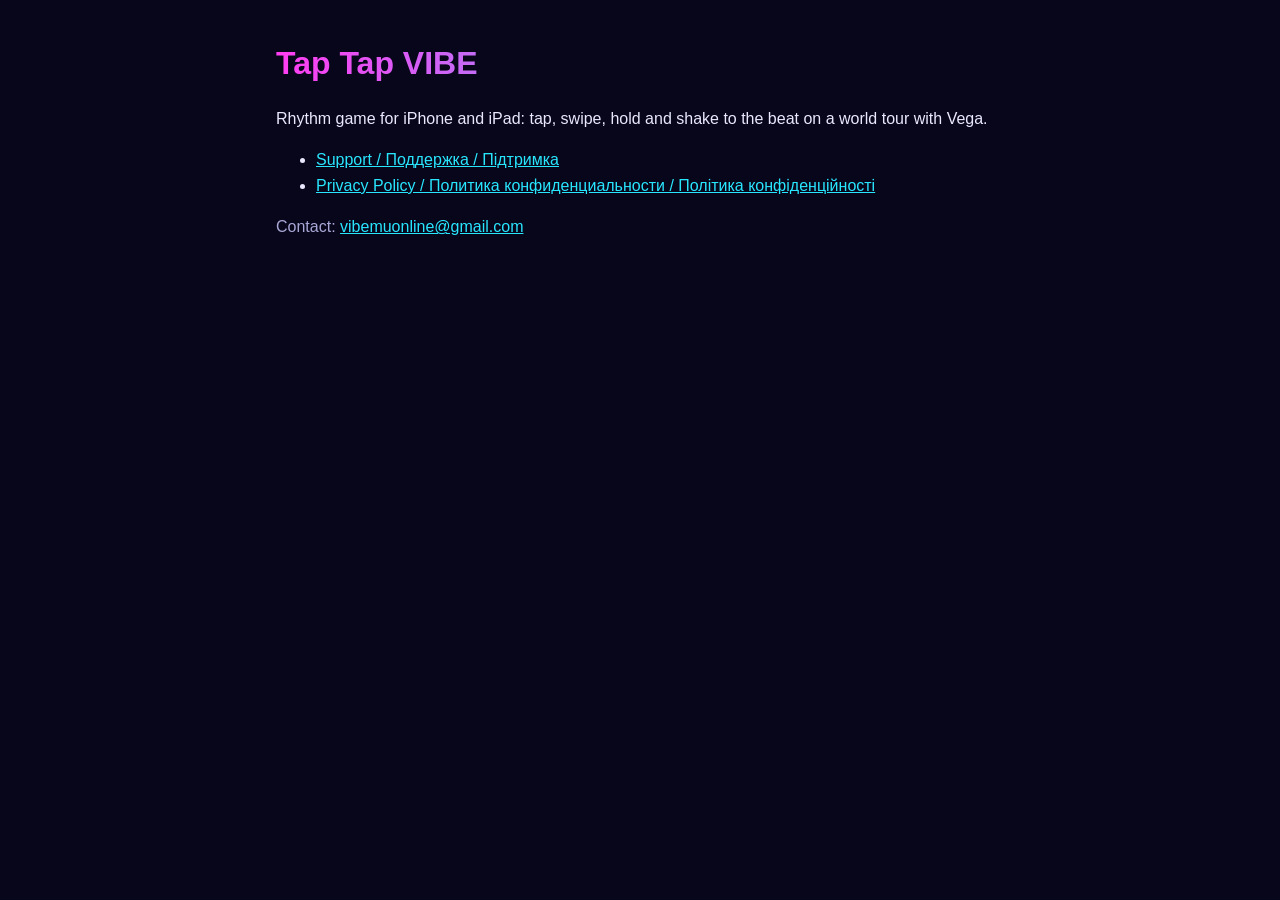
<file: index.html>
<!doctype html>
<html lang="en"><head><meta charset="utf-8"><meta name="viewport" content="width=device-width,initial-scale=1">
<title>Tap Tap VIBE</title><link rel="stylesheet" href="style.css"></head>
<body><main>
<h1>Tap Tap VIBE</h1>
<p>Rhythm game for iPhone and iPad: tap, swipe, hold and shake to the beat on a world tour with Vega.</p>
<ul>
<li><a href="support.html">Support / Поддержка / Підтримка</a></li>
<li><a href="privacy.html">Privacy Policy / Политика конфиденциальности / Політика конфіденційності</a></li>
</ul>
<p class="muted">Contact: <a href="mailto:vibemuonline@gmail.com">vibemuonline@gmail.com</a></p>
</main></body></html>
</file>
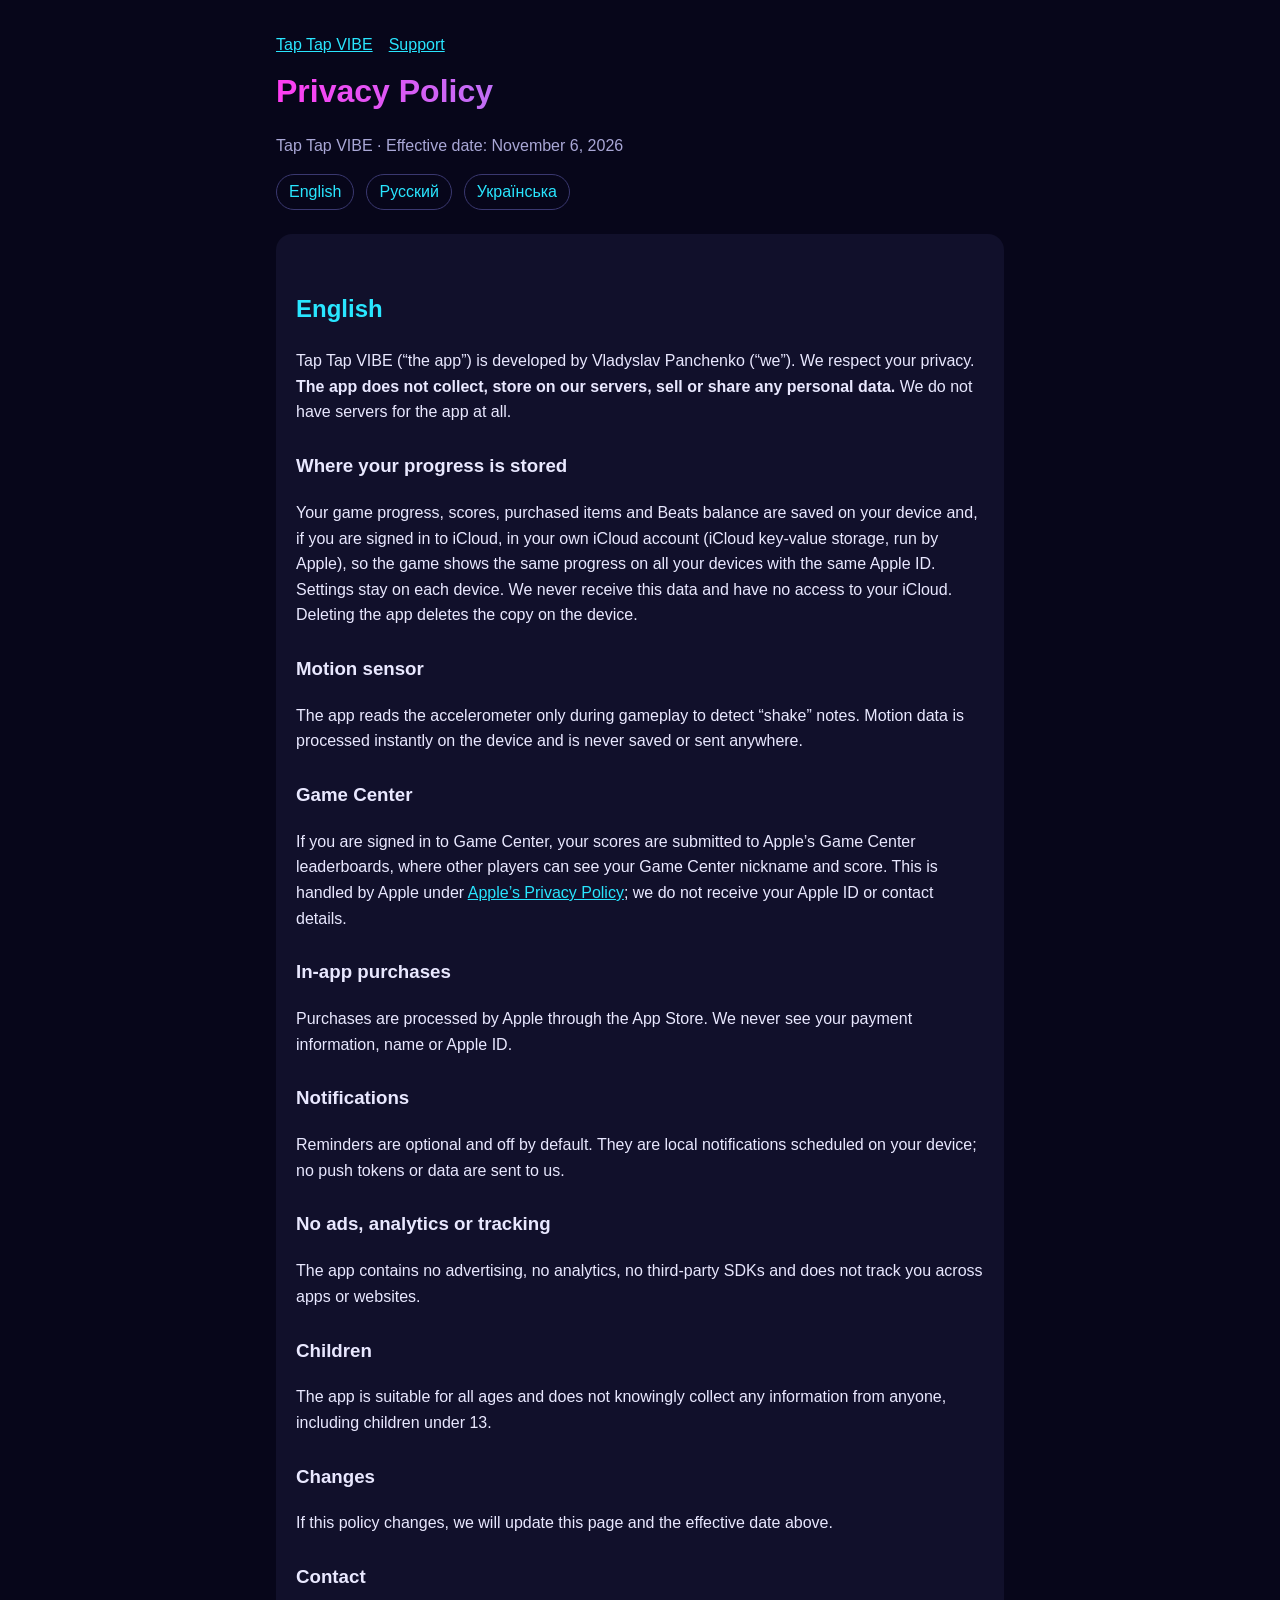
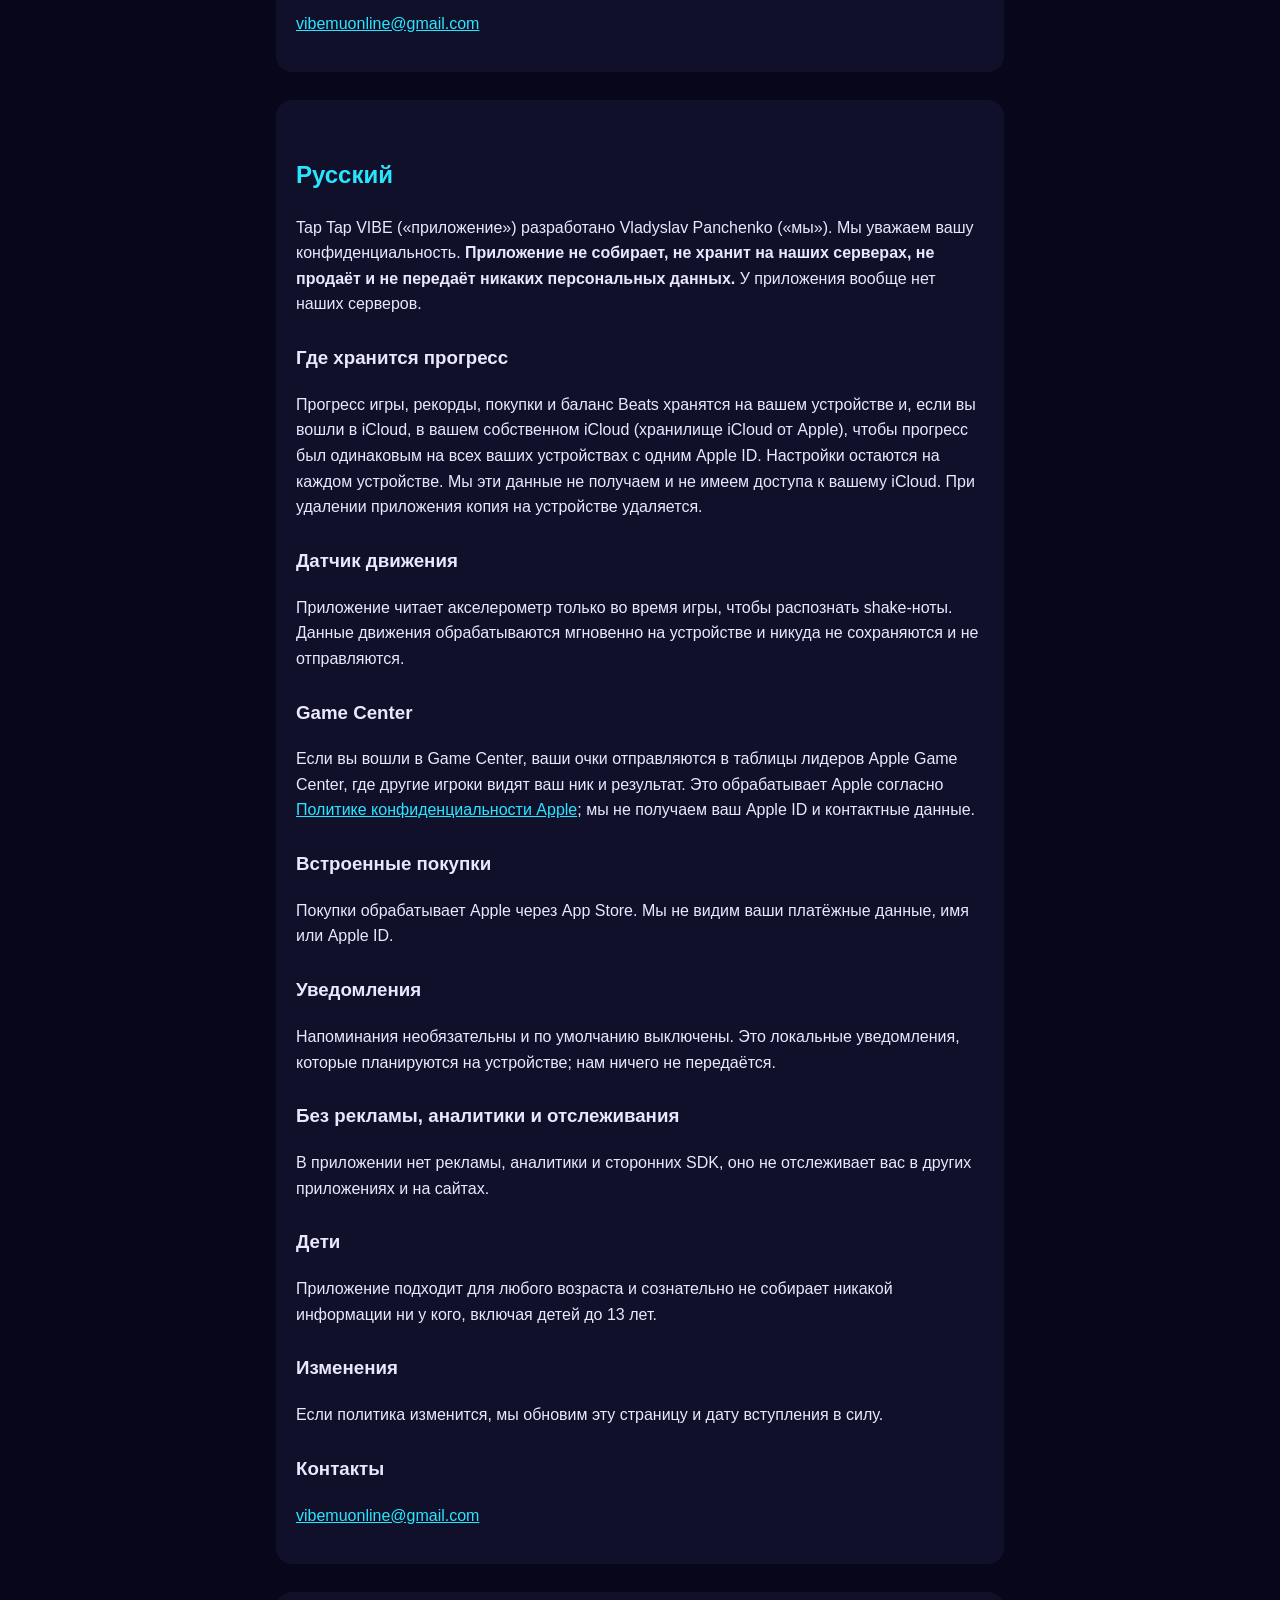
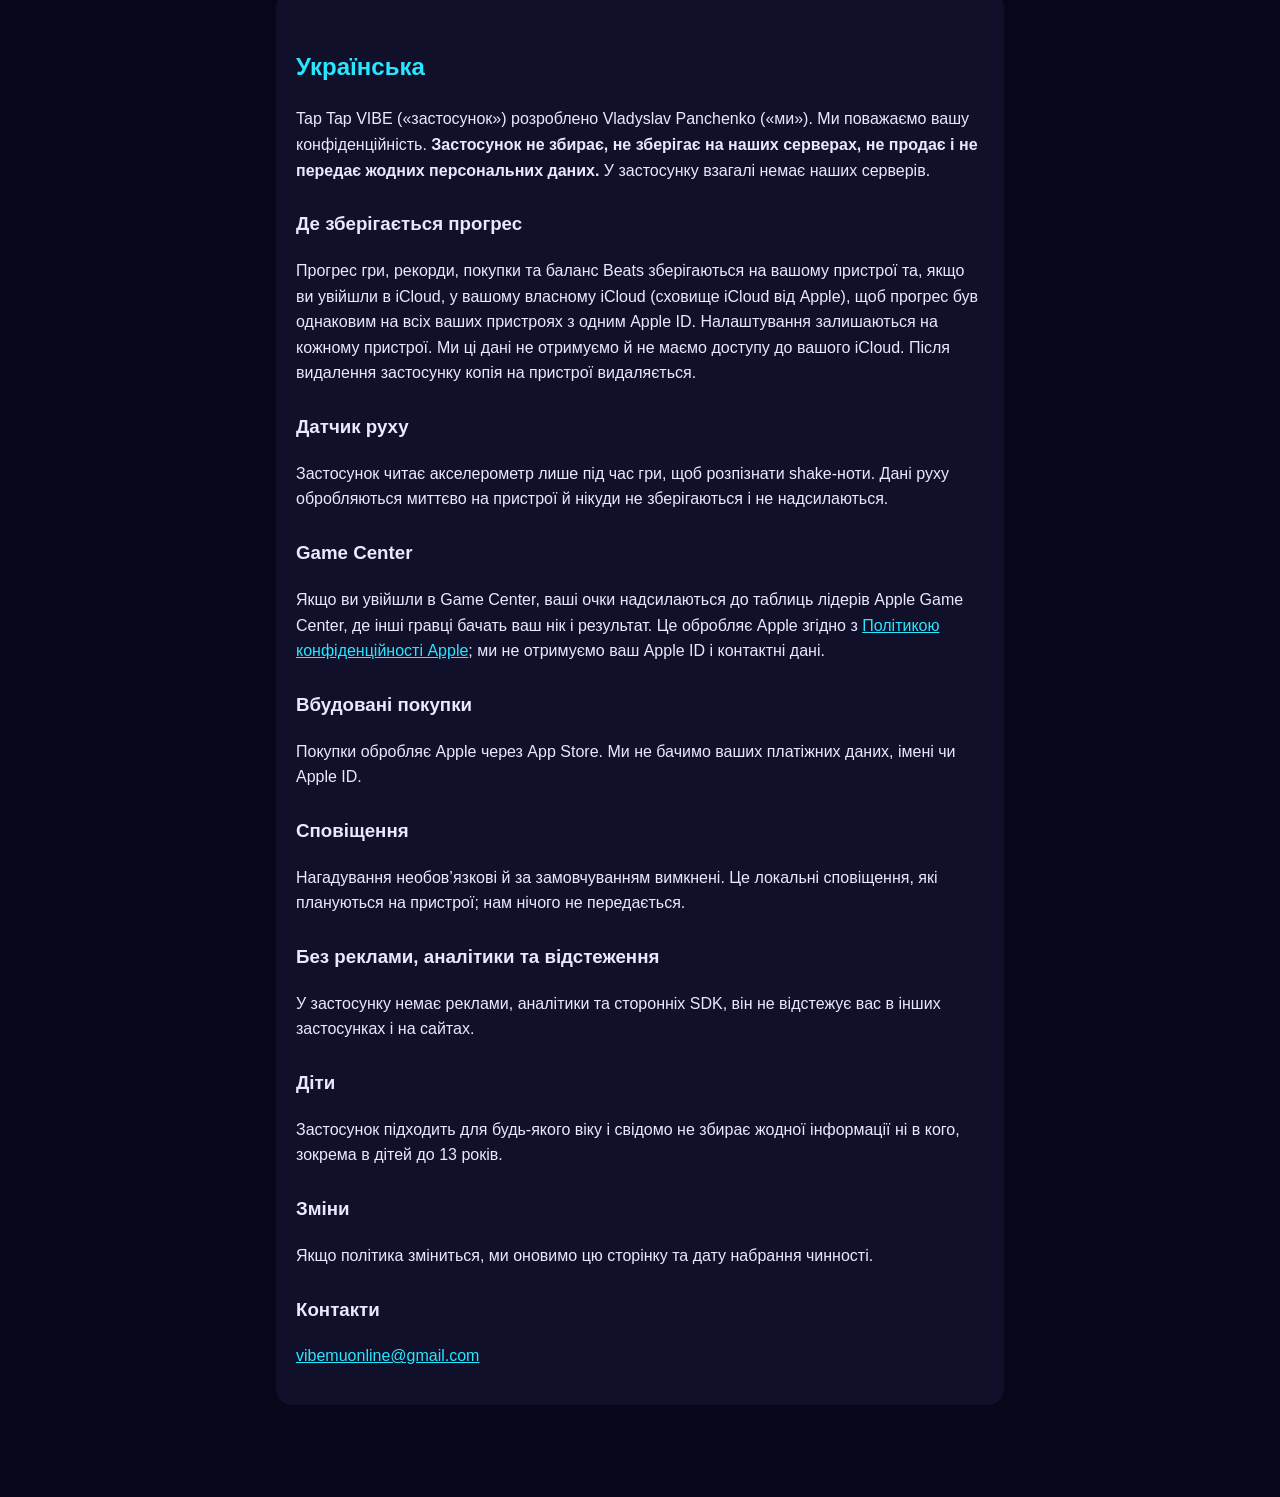
<file: privacy.html>
<!doctype html>
<html lang="en"><head><meta charset="utf-8"><meta name="viewport" content="width=device-width,initial-scale=1">
<title>Tap Tap VIBE Privacy</title><link rel="stylesheet" href="style.css"></head>
<body><main>
<nav class="top"><a href="index.html">Tap Tap VIBE</a><a href="support.html">Support</a></nav>
<h1>Privacy Policy</h1>
<p class="muted">Tap Tap VIBE · Effective date: November 6, 2026</p>
<div class="langs"><a href="#en">English</a><a href="#ru">Русский</a><a href="#uk">Українська</a></div>

<section class="lang" id="en">
<h2>English</h2>
<p>Tap Tap VIBE (“the app”) is developed by Vladyslav Panchenko (“we”). We respect your privacy. <strong>The app does not collect, store on our servers, sell or share any personal data.</strong> We do not have servers for the app at all.</p>
<h3>Where your progress is stored</h3>
<p>Your game progress, scores, purchased items and Beats balance are saved on your device and, if you are signed in to iCloud, in your own iCloud account (iCloud key-value storage, run by Apple), so the game shows the same progress on all your devices with the same Apple ID. Settings stay on each device. We never receive this data and have no access to your iCloud. Deleting the app deletes the copy on the device.</p>
<h3>Motion sensor</h3>
<p>The app reads the accelerometer only during gameplay to detect “shake” notes. Motion data is processed instantly on the device and is never saved or sent anywhere.</p>
<h3>Game Center</h3>
<p>If you are signed in to Game Center, your scores are submitted to Apple’s Game Center leaderboards, where other players can see your Game Center nickname and score. This is handled by Apple under <a href="https://www.apple.com/legal/privacy/">Apple’s Privacy Policy</a>; we do not receive your Apple ID or contact details.</p>
<h3>In-app purchases</h3>
<p>Purchases are processed by Apple through the App Store. We never see your payment information, name or Apple ID.</p>
<h3>Notifications</h3>
<p>Reminders are optional and off by default. They are local notifications scheduled on your device; no push tokens or data are sent to us.</p>
<h3>No ads, analytics or tracking</h3>
<p>The app contains no advertising, no analytics, no third-party SDKs and does not track you across apps or websites.</p>
<h3>Children</h3>
<p>The app is suitable for all ages and does not knowingly collect any information from anyone, including children under 13.</p>
<h3>Changes</h3>
<p>If this policy changes, we will update this page and the effective date above.</p>
<h3>Contact</h3>
<p><a href="mailto:vibemuonline@gmail.com">vibemuonline@gmail.com</a></p>
</section>

<section class="lang" id="ru">
<h2>Русский</h2>
<p>Tap Tap VIBE («приложение») разработано Vladyslav Panchenko («мы»). Мы уважаем вашу конфиденциальность. <strong>Приложение не собирает, не хранит на наших серверах, не продаёт и не передаёт никаких персональных данных.</strong> У приложения вообще нет наших серверов.</p>
<h3>Где хранится прогресс</h3>
<p>Прогресс игры, рекорды, покупки и баланс Beats хранятся на вашем устройстве и, если вы вошли в iCloud, в вашем собственном iCloud (хранилище iCloud от Apple), чтобы прогресс был одинаковым на всех ваших устройствах с одним Apple ID. Настройки остаются на каждом устройстве. Мы эти данные не получаем и не имеем доступа к вашему iCloud. При удалении приложения копия на устройстве удаляется.</p>
<h3>Датчик движения</h3>
<p>Приложение читает акселерометр только во время игры, чтобы распознать shake-ноты. Данные движения обрабатываются мгновенно на устройстве и никуда не сохраняются и не отправляются.</p>
<h3>Game Center</h3>
<p>Если вы вошли в Game Center, ваши очки отправляются в таблицы лидеров Apple Game Center, где другие игроки видят ваш ник и результат. Это обрабатывает Apple согласно <a href="https://www.apple.com/legal/privacy/ru/">Политике конфиденциальности Apple</a>; мы не получаем ваш Apple ID и контактные данные.</p>
<h3>Встроенные покупки</h3>
<p>Покупки обрабатывает Apple через App Store. Мы не видим ваши платёжные данные, имя или Apple ID.</p>
<h3>Уведомления</h3>
<p>Напоминания необязательны и по умолчанию выключены. Это локальные уведомления, которые планируются на устройстве; нам ничего не передаётся.</p>
<h3>Без рекламы, аналитики и отслеживания</h3>
<p>В приложении нет рекламы, аналитики и сторонних SDK, оно не отслеживает вас в других приложениях и на сайтах.</p>
<h3>Дети</h3>
<p>Приложение подходит для любого возраста и сознательно не собирает никакой информации ни у кого, включая детей до 13 лет.</p>
<h3>Изменения</h3>
<p>Если политика изменится, мы обновим эту страницу и дату вступления в силу.</p>
<h3>Контакты</h3>
<p><a href="mailto:vibemuonline@gmail.com">vibemuonline@gmail.com</a></p>
</section>

<section class="lang" id="uk">
<h2>Українська</h2>
<p>Tap Tap VIBE («застосунок») розроблено Vladyslav Panchenko («ми»). Ми поважаємо вашу конфіденційність. <strong>Застосунок не збирає, не зберігає на наших серверах, не продає і не передає жодних персональних даних.</strong> У застосунку взагалі немає наших серверів.</p>
<h3>Де зберігається прогрес</h3>
<p>Прогрес гри, рекорди, покупки та баланс Beats зберігаються на вашому пристрої та, якщо ви увійшли в iCloud, у вашому власному iCloud (сховище iCloud від Apple), щоб прогрес був однаковим на всіх ваших пристроях з одним Apple ID. Налаштування залишаються на кожному пристрої. Ми ці дані не отримуємо й не маємо доступу до вашого iCloud. Після видалення застосунку копія на пристрої видаляється.</p>
<h3>Датчик руху</h3>
<p>Застосунок читає акселерометр лише під час гри, щоб розпізнати shake-ноти. Дані руху обробляються миттєво на пристрої й нікуди не зберігаються і не надсилаються.</p>
<h3>Game Center</h3>
<p>Якщо ви увійшли в Game Center, ваші очки надсилаються до таблиць лідерів Apple Game Center, де інші гравці бачать ваш нік і результат. Це обробляє Apple згідно з <a href="https://www.apple.com/legal/privacy/">Політикою конфіденційності Apple</a>; ми не отримуємо ваш Apple ID і контактні дані.</p>
<h3>Вбудовані покупки</h3>
<p>Покупки обробляє Apple через App Store. Ми не бачимо ваших платіжних даних, імені чи Apple ID.</p>
<h3>Сповіщення</h3>
<p>Нагадування необов’язкові й за замовчуванням вимкнені. Це локальні сповіщення, які плануються на пристрої; нам нічого не передається.</p>
<h3>Без реклами, аналітики та відстеження</h3>
<p>У застосунку немає реклами, аналітики та сторонніх SDK, він не відстежує вас в інших застосунках і на сайтах.</p>
<h3>Діти</h3>
<p>Застосунок підходить для будь-якого віку і свідомо не збирає жодної інформації ні в кого, зокрема в дітей до 13 років.</p>
<h3>Зміни</h3>
<p>Якщо політика зміниться, ми оновимо цю сторінку та дату набрання чинності.</p>
<h3>Контакти</h3>
<p><a href="mailto:vibemuonline@gmail.com">vibemuonline@gmail.com</a></p>
</section>
</main></body></html>
</file>
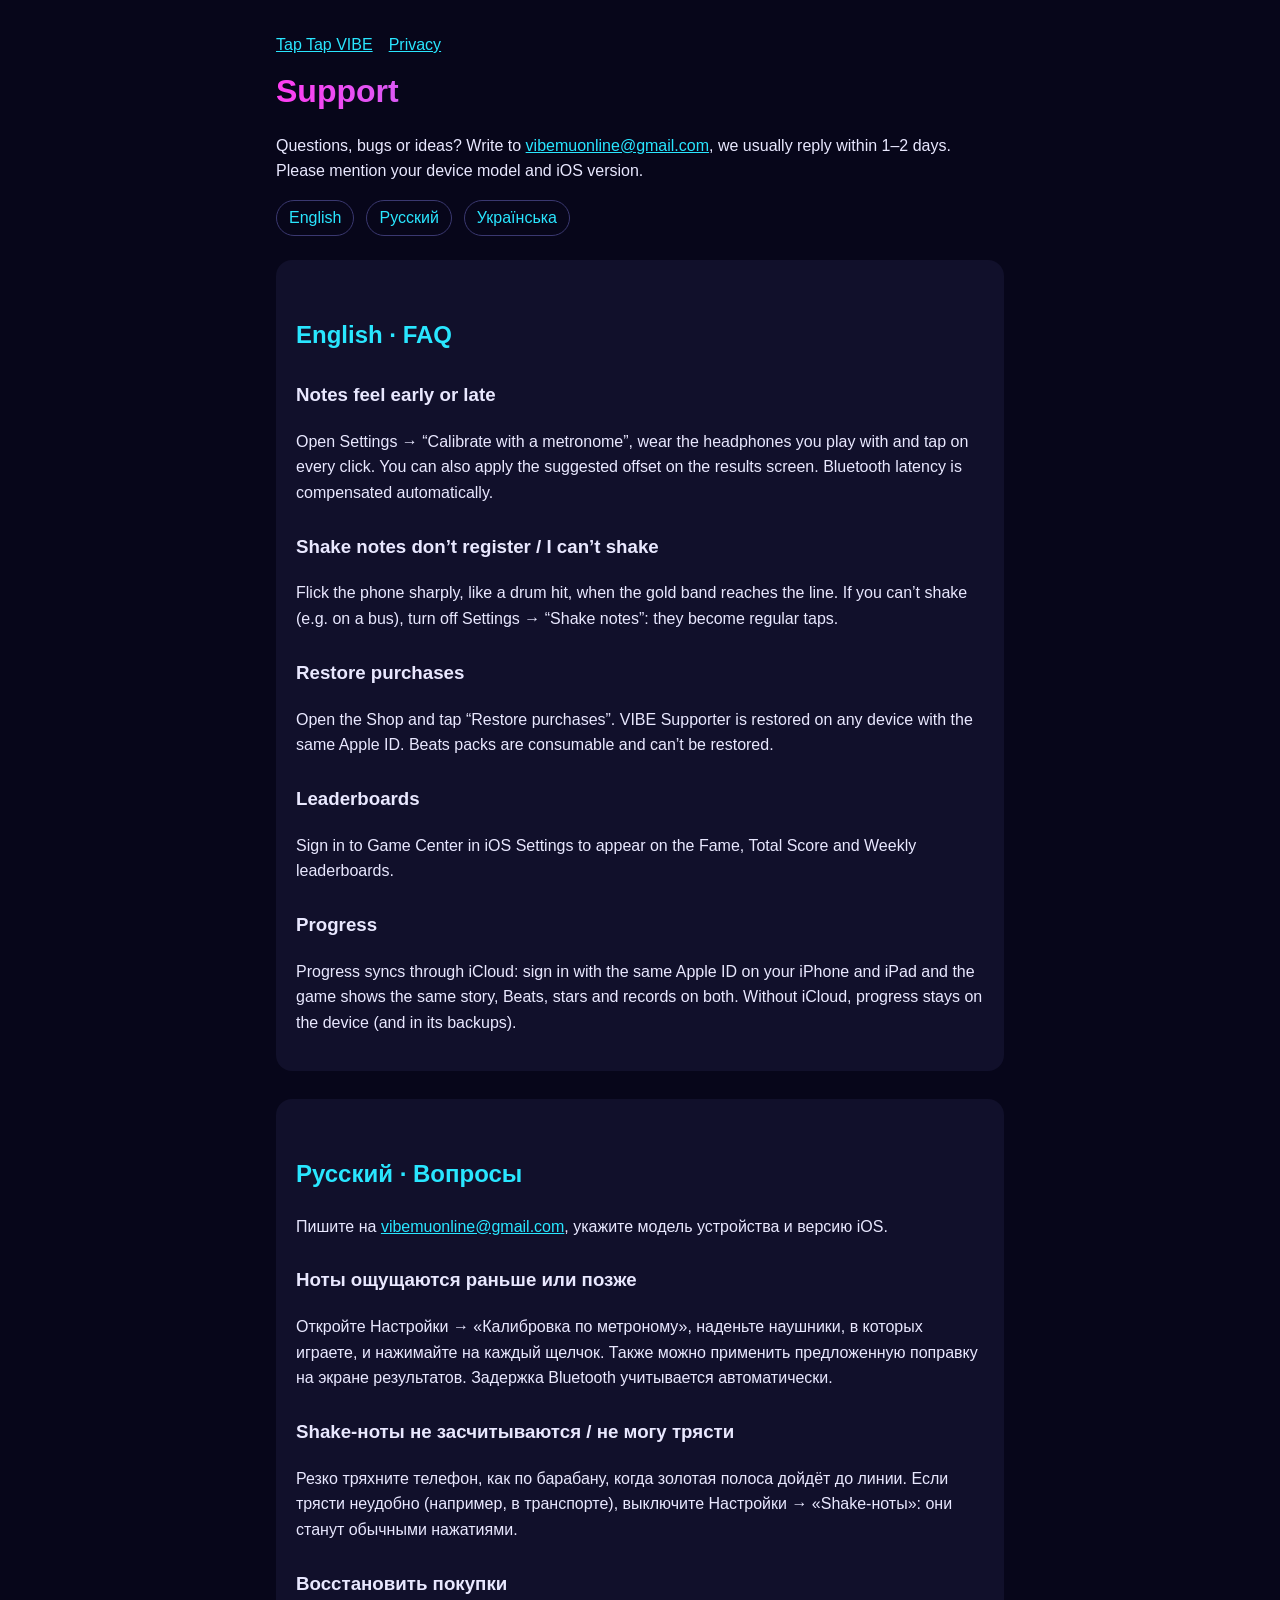
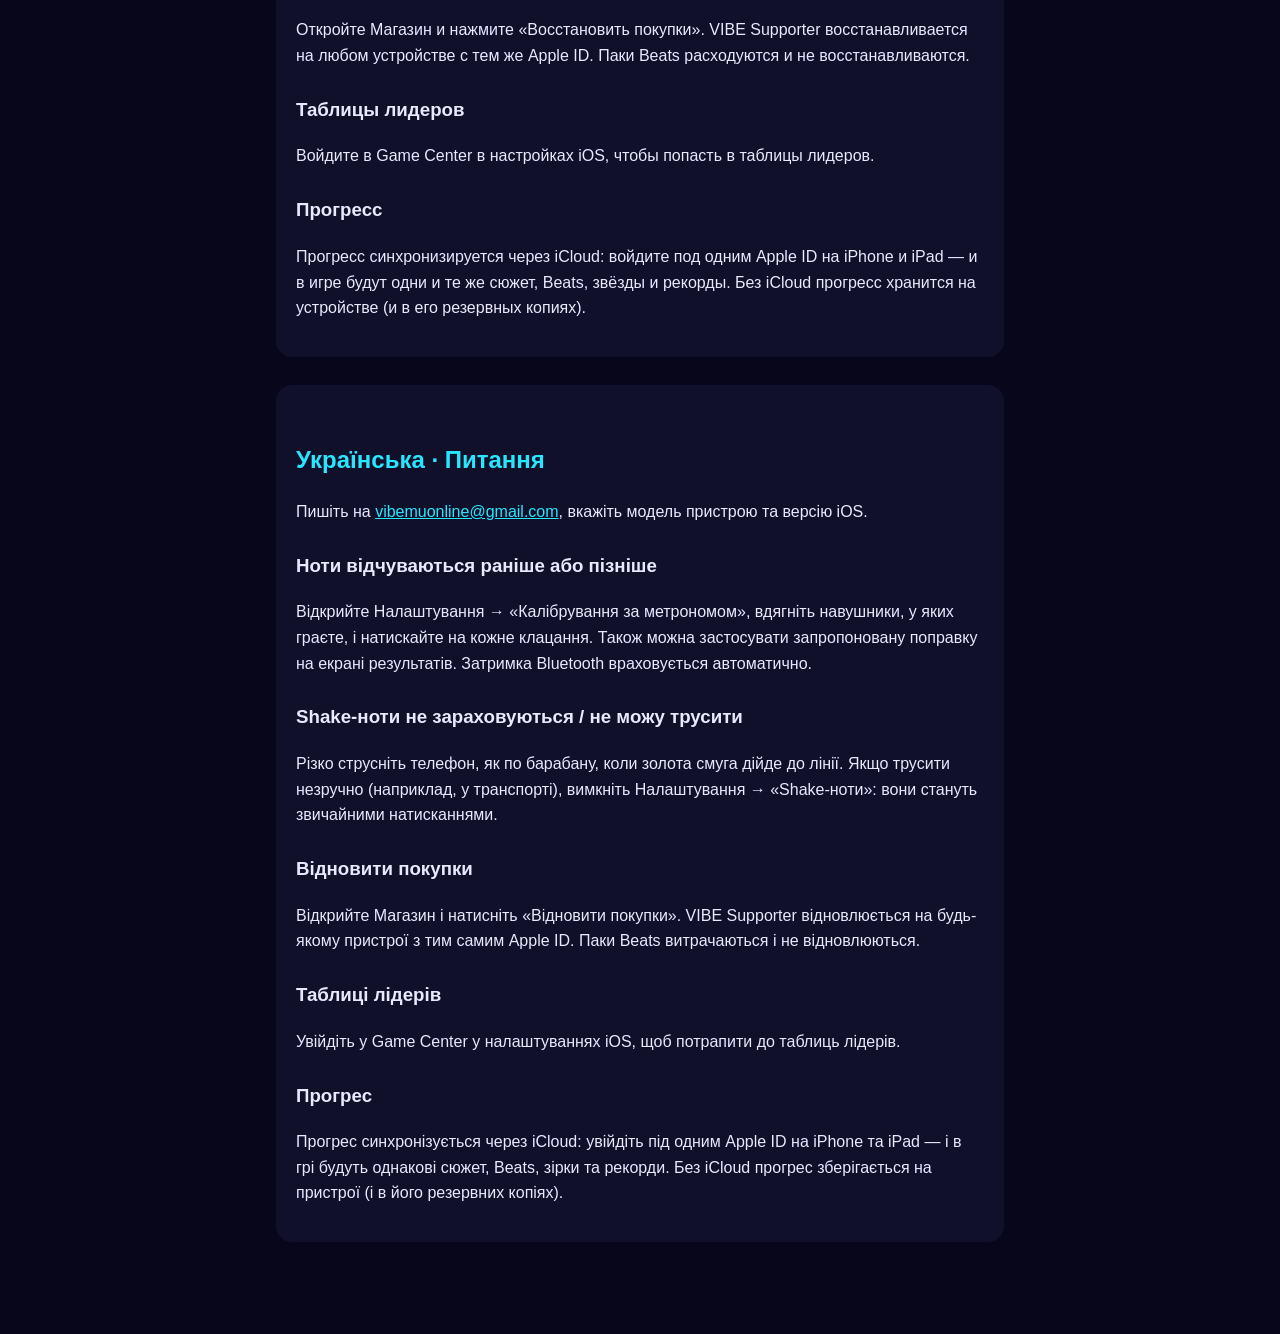
<file: support.html>
<!doctype html>
<html lang="en"><head><meta charset="utf-8"><meta name="viewport" content="width=device-width,initial-scale=1">
<title>Tap Tap VIBE Support</title><link rel="stylesheet" href="style.css"></head>
<body><main>
<nav class="top"><a href="index.html">Tap Tap VIBE</a><a href="privacy.html">Privacy</a></nav>
<h1>Support</h1>
<p>Questions, bugs or ideas? Write to <a href="mailto:vibemuonline@gmail.com">vibemuonline@gmail.com</a>, we usually reply within 1–2 days. Please mention your device model and iOS version.</p>
<div class="langs"><a href="#en">English</a><a href="#ru">Русский</a><a href="#uk">Українська</a></div>

<section class="lang" id="en">
<h2>English · FAQ</h2>
<h3>Notes feel early or late</h3>
<p>Open Settings → “Calibrate with a metronome”, wear the headphones you play with and tap on every click. You can also apply the suggested offset on the results screen. Bluetooth latency is compensated automatically.</p>
<h3>Shake notes don’t register / I can’t shake</h3>
<p>Flick the phone sharply, like a drum hit, when the gold band reaches the line. If you can’t shake (e.g. on a bus), turn off Settings → “Shake notes”: they become regular taps.</p>
<h3>Restore purchases</h3>
<p>Open the Shop and tap “Restore purchases”. VIBE Supporter is restored on any device with the same Apple ID. Beats packs are consumable and can’t be restored.</p>
<h3>Leaderboards</h3>
<p>Sign in to Game Center in iOS Settings to appear on the Fame, Total Score and Weekly leaderboards.</p>
<h3>Progress</h3>
<p>Progress syncs through iCloud: sign in with the same Apple ID on your iPhone and iPad and the game shows the same story, Beats, stars and records on both. Without iCloud, progress stays on the device (and in its backups).</p>
</section>

<section class="lang" id="ru">
<h2>Русский · Вопросы</h2>
<p>Пишите на <a href="mailto:vibemuonline@gmail.com">vibemuonline@gmail.com</a>, укажите модель устройства и версию iOS.</p>
<h3>Ноты ощущаются раньше или позже</h3>
<p>Откройте Настройки → «Калибровка по метроному», наденьте наушники, в которых играете, и нажимайте на каждый щелчок. Также можно применить предложенную поправку на экране результатов. Задержка Bluetooth учитывается автоматически.</p>
<h3>Shake-ноты не засчитываются / не могу трясти</h3>
<p>Резко тряхните телефон, как по барабану, когда золотая полоса дойдёт до линии. Если трясти неудобно (например, в транспорте), выключите Настройки → «Shake-ноты»: они станут обычными нажатиями.</p>
<h3>Восстановить покупки</h3>
<p>Откройте Магазин и нажмите «Восстановить покупки». VIBE Supporter восстанавливается на любом устройстве с тем же Apple ID. Паки Beats расходуются и не восстанавливаются.</p>
<h3>Таблицы лидеров</h3>
<p>Войдите в Game Center в настройках iOS, чтобы попасть в таблицы лидеров.</p>
<h3>Прогресс</h3>
<p>Прогресс синхронизируется через iCloud: войдите под одним Apple ID на iPhone и iPad — и в игре будут одни и те же сюжет, Beats, звёзды и рекорды. Без iCloud прогресс хранится на устройстве (и в его резервных копиях).</p>
</section>

<section class="lang" id="uk">
<h2>Українська · Питання</h2>
<p>Пишіть на <a href="mailto:vibemuonline@gmail.com">vibemuonline@gmail.com</a>, вкажіть модель пристрою та версію iOS.</p>
<h3>Ноти відчуваються раніше або пізніше</h3>
<p>Відкрийте Налаштування → «Калібрування за метрономом», вдягніть навушники, у яких граєте, і натискайте на кожне клацання. Також можна застосувати запропоновану поправку на екрані результатів. Затримка Bluetooth враховується автоматично.</p>
<h3>Shake-ноти не зараховуються / не можу трусити</h3>
<p>Різко струсніть телефон, як по барабану, коли золота смуга дійде до лінії. Якщо трусити незручно (наприклад, у транспорті), вимкніть Налаштування → «Shake-ноти»: вони стануть звичайними натисканнями.</p>
<h3>Відновити покупки</h3>
<p>Відкрийте Магазин і натисніть «Відновити покупки». VIBE Supporter відновлюється на будь-якому пристрої з тим самим Apple ID. Паки Beats витрачаються і не відновлюються.</p>
<h3>Таблиці лідерів</h3>
<p>Увійдіть у Game Center у налаштуваннях iOS, щоб потрапити до таблиць лідерів.</p>
<h3>Прогрес</h3>
<p>Прогрес синхронізується через iCloud: увійдіть під одним Apple ID на iPhone та iPad — і в грі будуть однакові сюжет, Beats, зірки та рекорди. Без iCloud прогрес зберігається на пристрої (і в його резервних копіях).</p>
</section>
</main></body></html>
</file>
<file: style.css>
:root{--bg:#07061a;--card:#11102b;--text:#e9e8ff;--muted:#a9a7d6;--accent:#ff3df2;--accent2:#29e6ff;color-scheme:dark}
*{box-sizing:border-box}
body{margin:0;background:var(--bg);color:var(--text);font:16px/1.6 -apple-system,BlinkMacSystemFont,"Segoe UI",Roboto,sans-serif}
main{max-width:760px;margin:0 auto;padding:32px 16px 64px}
h1{font-size:2rem;margin:.2em 0;background:linear-gradient(90deg,var(--accent),var(--accent2));-webkit-background-clip:text;background-clip:text;color:transparent}
h2{margin-top:2em;color:var(--accent2)}
h3{margin-top:1.4em}
a{color:var(--accent2)}
.muted{color:var(--muted)}
.langs{display:flex;gap:12px;flex-wrap:wrap;margin:12px 0 24px}
.langs a{padding:4px 12px;border:1px solid #3a3870;border-radius:999px;text-decoration:none}
section.lang{background:var(--card);border-radius:16px;padding:8px 20px 20px;margin-bottom:28px}
nav.top{display:flex;gap:16px;margin-bottom:8px}
</file>
